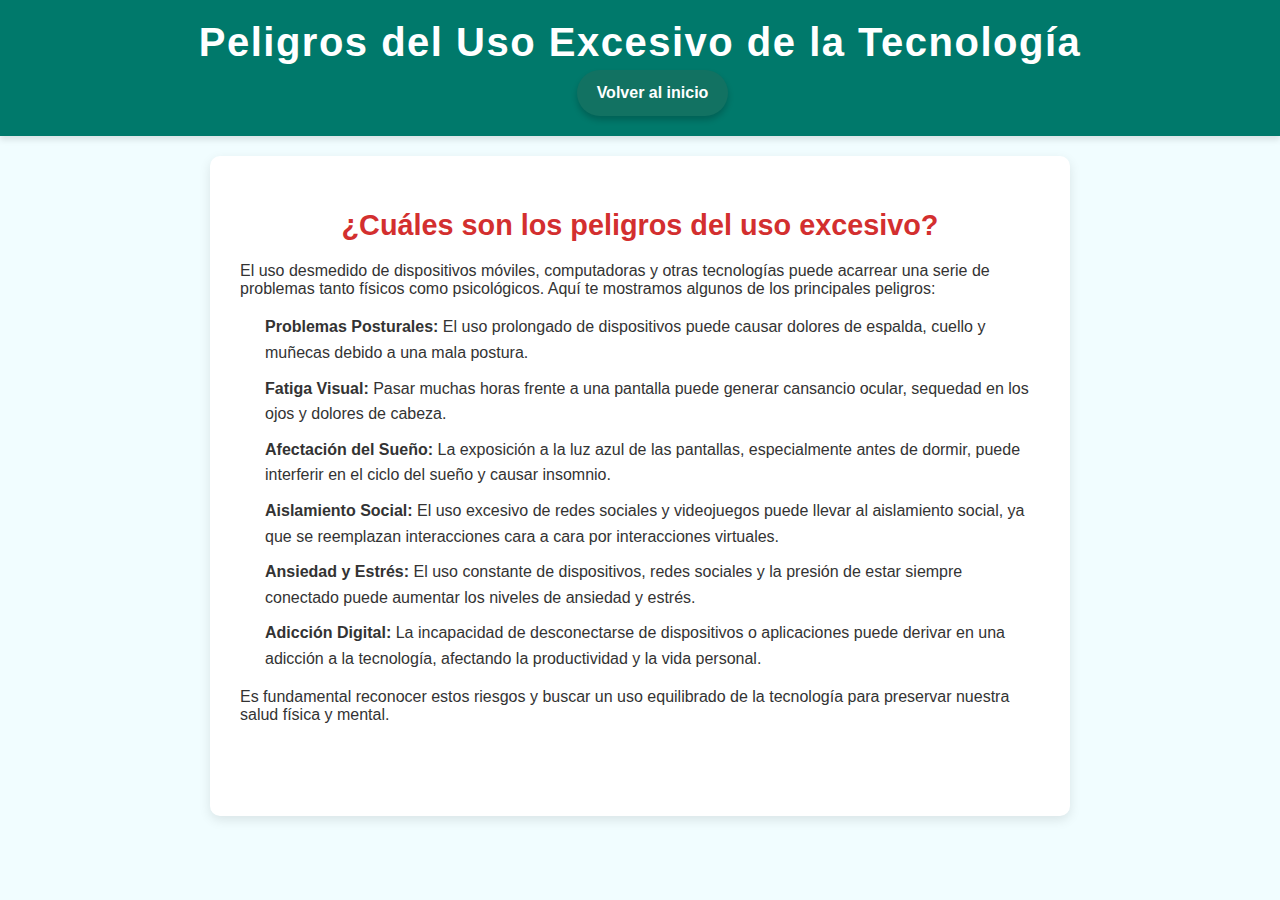
<file: alertas.html>
<!DOCTYPE html>
<html lang="es">
<head>
    <meta charset="UTF-8">
    <meta name="viewport" content="width=device-width, initial-scale=1.0">
    <title>Peligros del Uso Excesivo</title>
    <link rel="stylesheet" href="styles.css">
    <style>
        /* Contenedor principal */

        .container {
            max-width: 800px;
            margin: auto;
            padding: 30px;
            background-color: #ffffff;
            border-radius: 10px;
            box-shadow: 0px 4px 12px rgba(0, 0, 0, 0.1);
            margin-top: 20px;
        }
    
        /* Título principal */
        h2 {
            color: #d32f2f;
            font-family: 'Poppins', sans-serif;
            font-size: 1.8rem;
            text-align: center;
            margin-bottom: 20px;
            font-weight: bold;
        }
    
        /* Lista de peligros */
        ul {
            list-style-type: none;
            padding: 0;
            line-height: 1.6;
        }
    
        ul li {
            font-size: 1rem;
            line-height: 1.6;
            margin-bottom: 10px;
            padding-left: 25px;
            position: relative;
            color: #333;
        }
    
        /* Icono personalizado al lado de cada ítem */
        ul li::before {
            position: absolute;
            left: 0;
            font-size: 1.2rem;
            color: #d32f2f;
        }
    
        /* Texto de peligro destacado */
        .danger {
            color: #d32f2f;
            font-weight: bold;
        }
    
        /* Pie de página */
        .footer {
            text-align: center;
            margin-top: 30px;
            font-size: 0.9rem;
            color: #999;
        }

        nav li a {
    display: inline-block;
    padding: 10px 20px;
    background-color: #127262;
    color: white;
    text-decoration: none;
    font-size: 1rem;
    font-weight: bold; /* Añade negrita al texto */
    border-radius: 25px;
    transition: background-color 0.3s ease, transform 0.2s ease;
    box-shadow: 0px 4px 6px rgba(0, 0, 0, 0.2);
    text-align: center;
    margin-top: 5px;
}

nav ul li a:hover {
    background-color: #00796b;
    transform: scale(1.05);
}

    </style>
</head>
<body>
    <header>
        <h1>Peligros del Uso Excesivo de la Tecnología</h1>
        <nav>
            <ul>
                 <li><a href="index.html">Volver al inicio</a></li>
            </ul>
        </nav>
    </header>

    <section class="container">
        <h2>¿Cuáles son los peligros del uso excesivo?</h2>
        <p>El uso desmedido de dispositivos móviles, computadoras y otras tecnologías puede acarrear una serie de problemas tanto físicos como psicológicos. Aquí te mostramos algunos de los principales peligros:</p>
        <ul>
            <li><strong>Problemas Posturales:</strong> El uso prolongado de dispositivos puede causar dolores de espalda, cuello y muñecas debido a una mala postura.</li>
            <li><strong>Fatiga Visual:</strong> Pasar muchas horas frente a una pantalla puede generar cansancio ocular, sequedad en los ojos y dolores de cabeza.</li>
            <li><strong>Afectación del Sueño:</strong> La exposición a la luz azul de las pantallas, especialmente antes de dormir, puede interferir en el ciclo del sueño y causar insomnio.</li>
            <li><strong>Aislamiento Social:</strong> El uso excesivo de redes sociales y videojuegos puede llevar al aislamiento social, ya que se reemplazan interacciones cara a cara por interacciones virtuales.</li>
            <li><strong>Ansiedad y Estrés:</strong> El uso constante de dispositivos, redes sociales y la presión de estar siempre conectado puede aumentar los niveles de ansiedad y estrés.</li>
            <li><strong>Adicción Digital:</strong> La incapacidad de desconectarse de dispositivos o aplicaciones puede derivar en una adicción a la tecnología, afectando la productividad y la vida personal.</li>
        </ul>
        <p>Es fundamental reconocer estos riesgos y buscar un uso equilibrado de la tecnología para preservar nuestra salud física y mental.</p>
        <footer>
            <p>&copy; 2024 Bienestar Digital</p>
        </footer>
    </section>
</html>
</file>
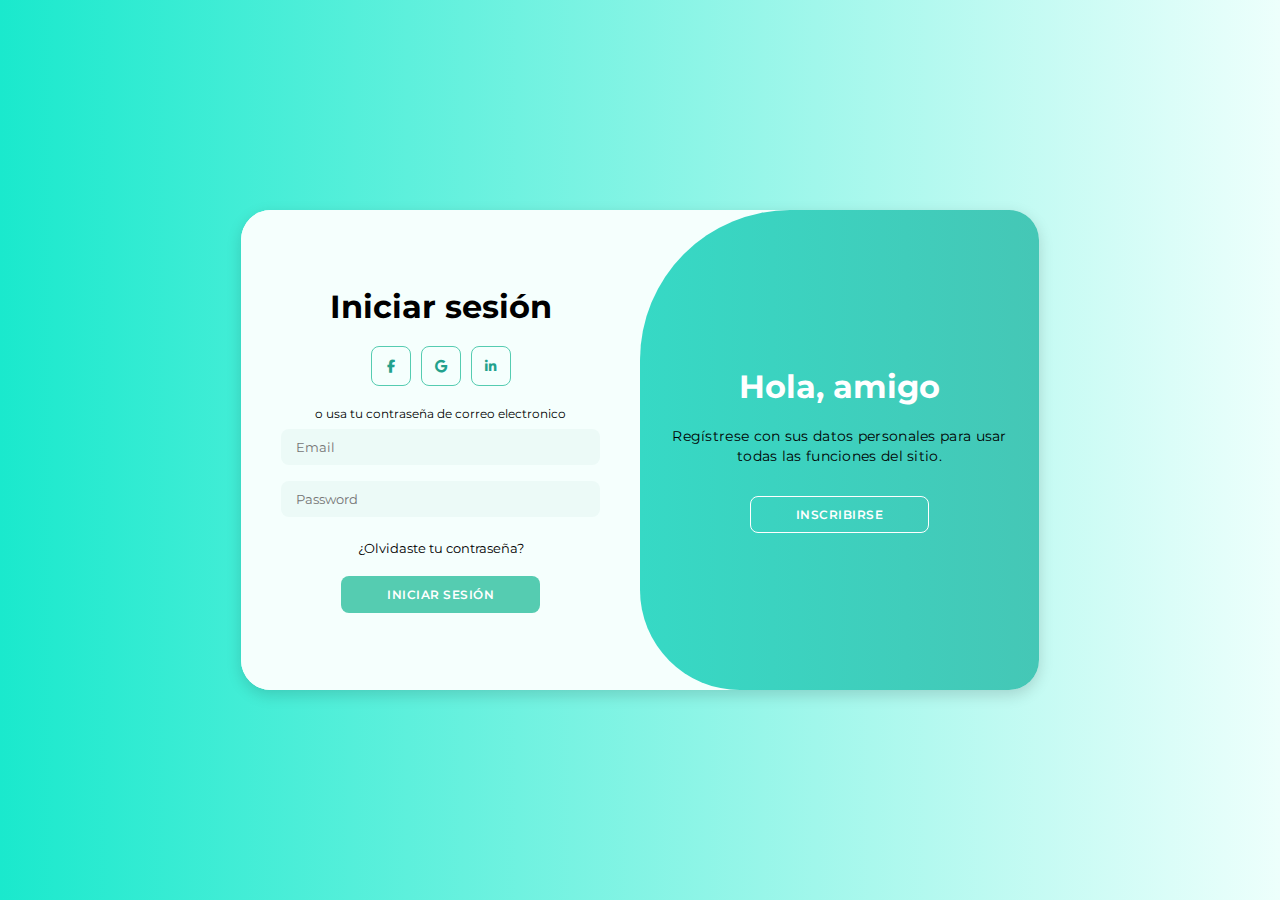
<file: login.html>
<!DOCTYPE html>
<html lang="en">
<head>
    <meta charset="UTF-8">
    <meta name="viewport" content="width=device-width, initial-scale=1.0">
    <link rel="stylesheet" href="https://cdnjs.cloudflare.com/ajax/libs/font-awesome/6.5.1/css/all.min.css">
    <link rel="stylesheet" href="login.css">
    <title>Animated Login Page</title>
</head>
<body>
    <div class="container" id="container">
        <div class="form-container sign-up">
            <form >
                <h1>Crea una cuenta</h1>
                <div class="social-icons">
                    <a href="#" class="social"><i class="fab fa-facebook-f"></i></a>
                    <a href="#" class="social"><i class="fa-brands fa-google"></i></a>
                    <a href="#" class="social"><i class="fab fa-linkedin-in"></i></a>
                </div>
                <span>o usa tu contraseña de correo electronico</span>
                <input type="text" placeholder="Name" />
                <input type="email" placeholder="Email" />
                <input type="password" placeholder="Password" />
                <button>Inscribirse</button>
            </form>
        </div>
        <div class="form-container sign-in">
            <form>
                <h1>Iniciar sesión</h1>
                <div class="social-icons">
                    <a href="#" class="social"><i class="fab fa-facebook-f"></i></a>
                    <a href="#" class="social"><i class="fa-brands fa-google"></i></a>
                    <a href="#" class="social"><i class="fab fa-linkedin-in"></i></a>
                </div>
                <span>o usa tu contraseña de correo electronico</span>
                <input type="email" placeholder="Email" />
                <input type="password" placeholder="Password" />
                <a href="#">¿Olvidaste tu contraseña?</a>
                <button>Iniciar Sesión</button>
            </form>
        </div>
        <div class="toggle-container">
            <div class="toggle">
                <div class="toggle-panel toggle-left">
                    <h1>¡Bienvenido de nuevo!</h1>
                    <p>Introduzca sus datos personales para utilizar todas las funciones del sitio</p>
                    <button class="hidden" id="login">Iniciar sesión</button>
                </div>
                <div class="toggle-panel toggle-right">
                    <h1>Hola, amigo</h1>
                    <p>Regístrese con sus datos personales para usar todas las funciones del sitio.</p>
                    <button class="hidden" id="register">Inscribirse</button>
                </div>
            </div>
        </div>
    </div>

    <script src="login.js"></script>
</body>
</html>
</file>
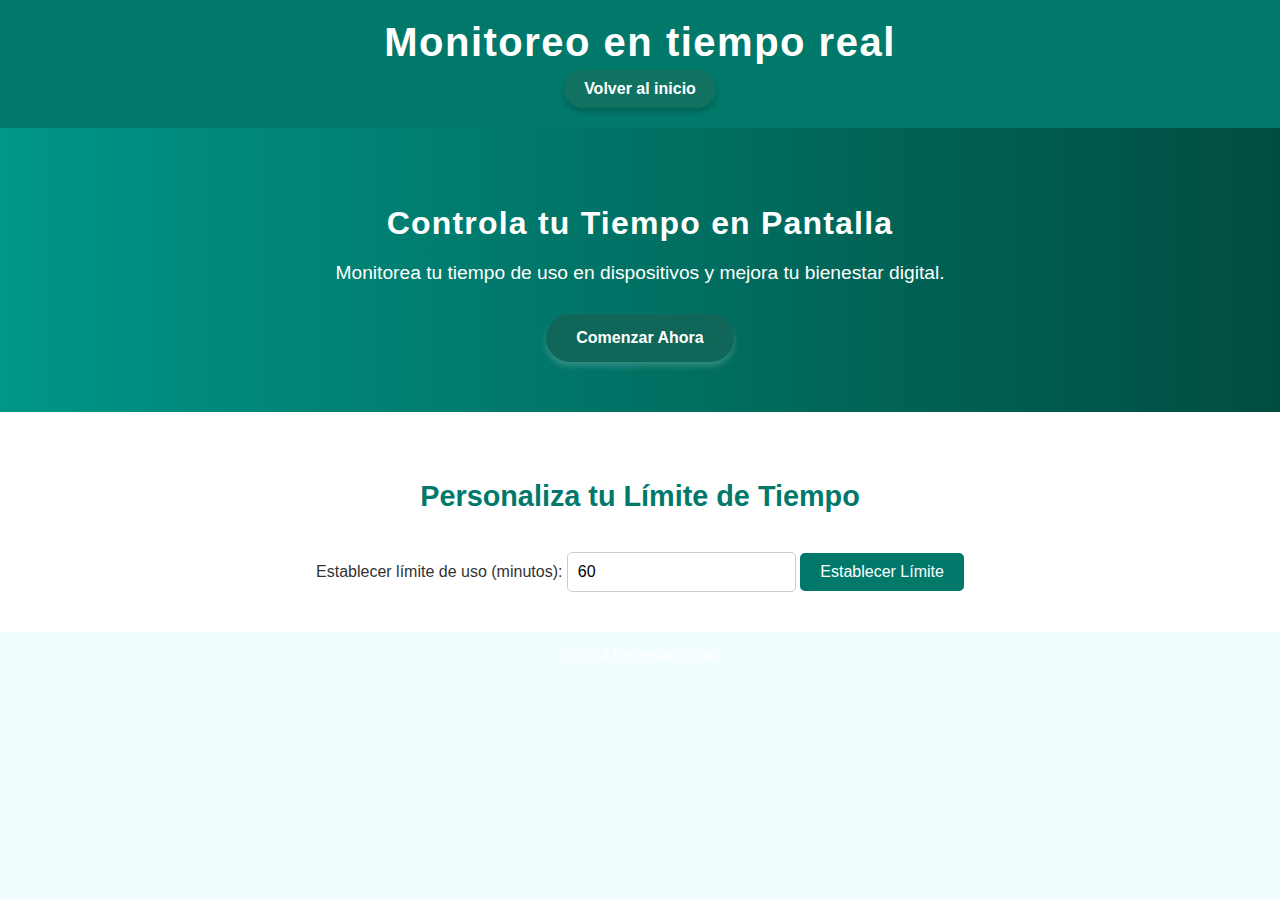
<file: monitoreo.html>
<!DOCTYPE html>
<html lang="es">
<head>
    <meta charset="UTF-8">
    <meta name="viewport" content="width=device-width, initial-scale=1.0">
    <title>Monitoreo en tiempo real</title>
    <link rel="stylesheet" href="styles.css">
</head>
<body>
    <header>
        <h1>Monitoreo en tiempo real</h1>
        <nav>
            <ul>
                <li><a href="index.html">Volver al inicio</a></li>
            </ul>
        </nav>
    </header>

    <section id="intro">
        <h2>Controla tu Tiempo en Pantalla</h2>
        <p>Monitorea tu tiempo de uso en dispositivos y mejora tu bienestar digital.</p>
        <button id="comenzar-btn">Comenzar Ahora</button>
        <div id="cronometro" style="display:none;">
            <h3>Tiempo Transcurrido:</h3>
            <p id="tiempo">00:00</p>
            <button id="detener-btn" style="display:none;">Detener</button>
        </div>
    </section>

    <section id="personalizacion">
        <h3>Personaliza tu Límite de Tiempo</h3>
        <label for="limite">Establecer límite de uso (minutos):</label>
        <input type="number" id="limite" min="1" value="60">
        <button id="establecer-limite-btn">Establecer Límite</button>
    </section>

    <footer>
        <p>&copy; 2024 Bienestar Digital</p>
    </footer>

    <script src="app.js"></script>
</body>
</html>
</file>
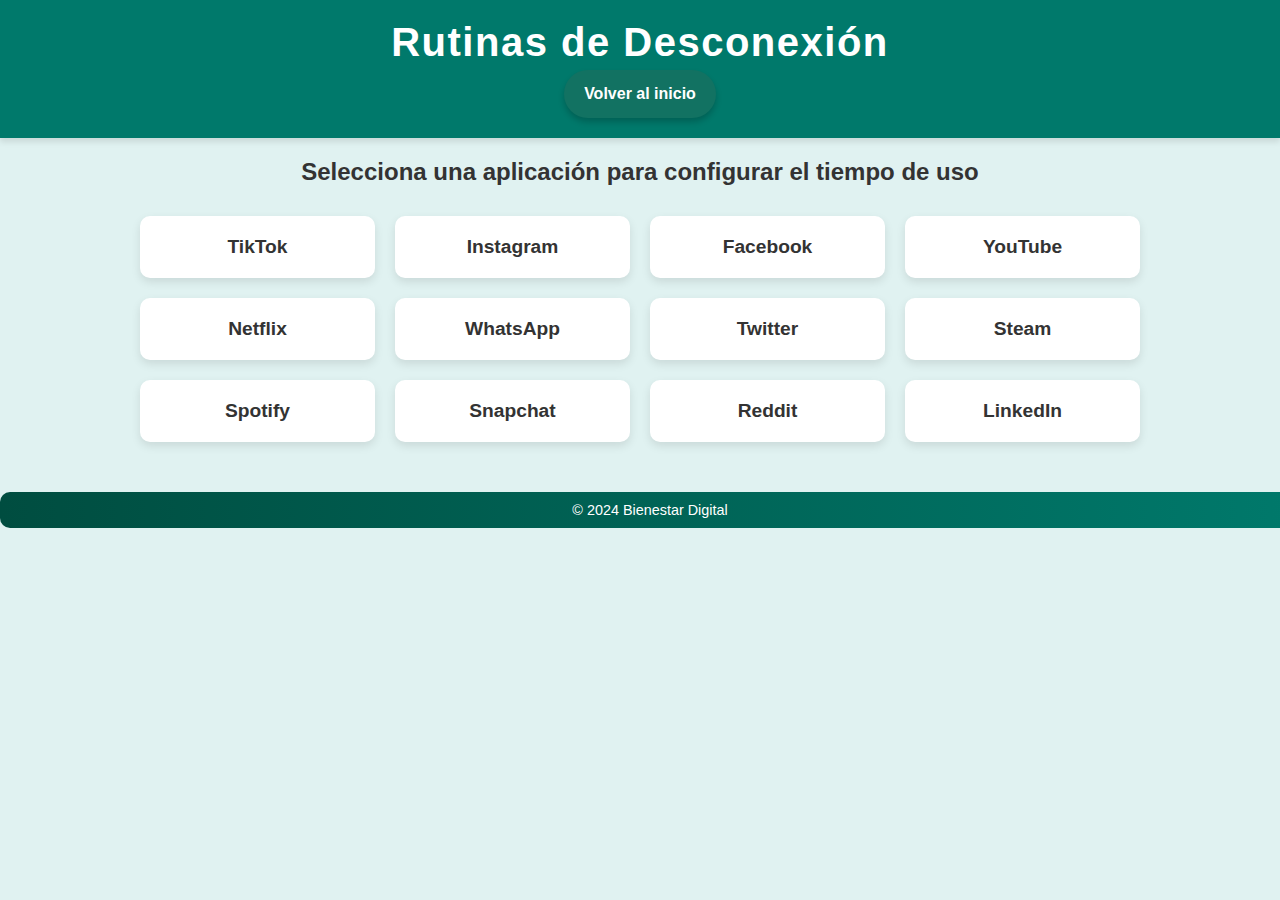
<file: rutinas.html>
<!DOCTYPE html>
<html lang="es">
<head>
    <meta charset="UTF-8">
    <meta name="viewport" content="width=device-width, initial-scale=1.0">
    <title>Rutinas de Desconexión</title>
    <link rel="stylesheet" href="styles.css">
    <style>
        body {
            font-family: Arial, sans-serif;
            background-color: #e0f2f1;
            margin: 0;
            padding: 0;
            box-sizing: border-box;
        }

        header {
            background:#00796b;
            color: white;
            text-align: center;
            padding: 20px;
            box-shadow: 0px 4px 6px rgba(0, 0, 0, 0.1);
        }

        h1, h2, h3 {
            margin: 0;
            font-family: 'Poppins', sans-serif;
        }

        nav ul a {
            display: inline-block;
    padding: 15px 20px;
    background-color: #127262;
    color: white;
    text-decoration: none;
    font-size: 1rem;
    font-weight: bold; /* Añade negrita al texto */
    border-radius: 25px;
    transition: background-color 0.3s ease, transform 0.2s ease;
    box-shadow: 0px 4px 6px rgba(0, 0, 0, 0.2);
    text-align: center;
    margin-top: 5px;
}

nav ul a:hover {
    background-color: #00796b;
    transform: scale(1.05);
}

        .container {
            display: grid;
            grid-template-columns: repeat(4, 1fr);
            gap: 20px;
            max-width: 1000px;
            margin: auto;
            margin-top: 30px;
            padding: 0 10px;
        }

        .app-box {
            background-color: white;
            padding: 20px;
            border-radius: 10px;
            box-shadow: 0px 4px 10px rgba(0, 0, 0, 0.1);
            cursor: pointer;
            transition: background-color 0.3s, transform 0.3s;
            text-align: center;
            font-size: 1.2rem;
            font-weight: bold;
        }

        .app-box:hover {
            background-color: #e0e0e0;
            transform: scale(1.05);
        }

        .time-options {
            margin-top: 20px;
            display: none;
            text-align: center;
        }

        .time-box {
            padding: 10px;
            background-color: #00796b;
            color: white;
            border-radius: 5px;
            margin: 5px;
            display: inline-block;
            cursor: pointer;
            transition: background-color 0.3s, transform 0.3s;
        }

        .time-box:hover {
            background-color: #004d40;
            transform: scale(1.05);
        }

        #cronometro {
            margin-top: 20px;
            font-size: 1.5rem;
            text-align: center;
            display: none;
            color: #333;
        }

        footer {
            background: linear-gradient(to right, #004d40, #00796b);
            color: white;
            text-align: center;
            padding: 10px;
            margin-top: 50px;
            width: 100%;
        }

        @media (max-width: 1024px) {
            .container {
                grid-template-columns: repeat(3, 1fr); 
                gap: 15px;
            }
        }

        @media (max-width: 768px) {
            .container {
                grid-template-columns: repeat(2, 1fr); 
                gap: 15px;
            }
        }

        @media (max-width: 480px) {
            .container {
                grid-template-columns: 1fr; 
            }
            .app-box {
                padding: 15px;
            }
            #cronometro {
                font-size: 1.2rem;
            }
        }
    </style>
</head>
<body>
    <header>
        <h1>Rutinas de Desconexión</h1>
        <nav>
            <ul>
               <a href="index.html">Volver al inicio</a>
            </ul>
        </nav>
    </header>

    <section>
        <h2 style="text-align:center; margin-top: 20px;">Selecciona una aplicación para configurar el tiempo de uso</h2>
        <div class="container">
            <div class="app-box" onclick="showTimeOptions('tiktok')">TikTok</div>
            <div class="app-box" onclick="showTimeOptions('instagram')">Instagram</div>
            <div class="app-box" onclick="showTimeOptions('facebook')">Facebook</div>
            <div class="app-box" onclick="showTimeOptions('youtube')">YouTube</div>
            <div class="app-box" onclick="showTimeOptions('netflix')">Netflix</div>
            <div class="app-box" onclick="showTimeOptions('whatsapp')">WhatsApp</div>
            <div class="app-box" onclick="showTimeOptions('twitter')">Twitter</div>
            <div class="app-box" onclick="showTimeOptions('steam')">Steam</div>
            <div class="app-box" onclick="showTimeOptions('spotify')">Spotify</div>
            <div class="app-box" onclick="showTimeOptions('snapchat')">Snapchat</div>
            <div class="app-box" onclick="showTimeOptions('reddit')">Reddit</div>
            <div class="app-box" onclick="showTimeOptions('linkedin')">LinkedIn</div>
        </div>
    
        <!-- Bloques de opciones de tiempo para cada aplicación -->
        <div id="tiktok" class="time-options">
            <h3>Tiempo de uso para TikTok</h3>
            <div class="time-box" onclick="iniciarCronometro(60)">1 hora</div>
            <div class="time-box" onclick="iniciarCronometro(120)">2 horas</div>
            <div class="time-box" onclick="iniciarCronometro(180)">3 horas</div>
        </div>
        <div id="instagram" class="time-options">
            <h3>Tiempo de uso para Instagram</h3>
            <div class="time-box" onclick="iniciarCronometro(60)">1 hora</div>
            <div class="time-box" onclick="iniciarCronometro(120)">2 horas</div>
            <div class="time-box" onclick="iniciarCronometro(180)">3 horas</div>
        </div>
        <div id="facebook" class="time-options">
            <h3>Tiempo de uso para Facebook</h3>
            <div class="time-box" onclick="iniciarCronometro(60)">1 hora</div>
            <div class="time-box" onclick="iniciarCronometro(120)">2 horas</div>
            <div class="time-box" onclick="iniciarCronometro(180)">3 horas</div>
        </div>
        <div id="youtube" class="time-options">
            <h3>Tiempo de uso para YouTube</h3>
            <div class="time-box" onclick="iniciarCronometro(60)">1 hora</div>
            <div class="time-box" onclick="iniciarCronometro(120)">2 horas</div>
            <div class="time-box" onclick="iniciarCronometro(180)">3 horas</div>
        </div>
        <div id="netflix" class="time-options">
            <h3>Tiempo de uso para Netflix</h3>
            <div class="time-box" onclick="iniciarCronometro(60)">1 hora</div>
            <div class="time-box" onclick="iniciarCronometro(120)">2 horas</div>
            <div class="time-box" onclick="iniciarCronometro(180)">3 horas</div>
        </div>
        <div id="whatsapp" class="time-options">
            <h3>Tiempo de uso para WhatsApp</h3>
            <div class="time-box" onclick="iniciarCronometro(60)">1 hora</div>
            <div class="time-box" onclick="iniciarCronometro(120)">2 horas</div>
            <div class="time-box" onclick="iniciarCronometro(180)">3 horas</div>
        </div>
        <div id="twitter" class="time-options">
            <h3>Tiempo de uso para Twitter</h3>
            <div class="time-box" onclick="iniciarCronometro(60)">1 hora</div>
            <div class="time-box" onclick="iniciarCronometro(120)">2 horas</div>
            <div class="time-box" onclick="iniciarCronometro(180)">3 horas</div>
        </div>
        <div id="steam" class="time-options">
            <h3>Tiempo de uso para Steam</h3>
            <div class="time-box" onclick="iniciarCronometro(60)">1 hora</div>
            <div class="time-box" onclick="iniciarCronometro(120)">2 horas</div>
            <div class="time-box" onclick="iniciarCronometro(180)">3 horas</div>
        </div>
        <div id="spotify" class="time-options">
            <h3>Tiempo de uso para Spotify</h3>
            <div class="time-box" onclick="iniciarCronometro(60)">1 hora</div>
            <div class="time-box" onclick="iniciarCronometro(120)">2 horas</div>
            <div class="time-box" onclick="iniciarCronometro(180)">3 horas</div>
        </div>
        <div id="snapchat" class="time-options">
            <h3>Tiempo de uso para Snapchat</h3>
            <div class="time-box" onclick="iniciarCronometro(60)">1 hora</div>
            <div class="time-box" onclick="iniciarCronometro(120)">2 horas</div>
            <div class="time-box" onclick="iniciarCronometro(180)">3 horas</div>
        </div>
        <div id="reddit" class="time-options">
            <h3>Tiempo de uso para Reddit</h3>
            <div class="time-box" onclick="iniciarCronometro(60)">1 hora</div>
            <div class="time-box" onclick="iniciarCronometro(120)">2 horas</div>
            <div class="time-box" onclick="iniciarCronometro(180)">3 horas</div>
        </div>
        <div id="linkedin" class="time-options">
            <h3>Tiempo de uso para LinkedIn</h3>
            <div class="time-box" onclick="iniciarCronometro(60)">1 hora</div>
            <div class="time-box" onclick="iniciarCronometro(120)">2 horas</div>
            <div class="time-box" onclick="iniciarCronometro(180)">3 horas</div>
        </div>
    
        <div id="cronometro">
            <h3>Tiempo Restante</h3>
            <p id="tiempo-restante">00:00:00</p>
        </div>
    </section>
    

    <footer>
        <p>&copy; 2024 Bienestar Digital</p>
    </footer>

    <script>
        let intervalo;
        let tiempoRestante;

        function showTimeOptions(appId) {
            document.querySelectorAll('.time-options').forEach(option => option.style.display = 'none');
            document.getElementById(appId).style.display = 'block';
        }
        function iniciarCronometro(minutos) {
    // Detener cualquier intervalo anterior
    clearInterval(intervalo);
    
    // Convertir minutos seleccionados a segundos y asignarlo a tiempoRestante
    tiempoRestante = minutos * 60;

    // Mostrar el cronómetro en la interfaz
    document.getElementById('cronometro').style.display = 'block';

    // Actualizar inmediatamente la pantalla con el tiempo inicial seleccionado
    actualizarPantallaTiempo();

    // Iniciar el nuevo intervalo para actualizar el temporizador cada segundo
    intervalo = setInterval(function() {
        tiempoRestante--;

        // Actualizar la pantalla con el tiempo restante
        actualizarPantallaTiempo();

        // Revisar si el tiempo ha terminado
        if (tiempoRestante < 0) {
            clearInterval(intervalo);
            alert('¡Tu tiempo de uso ha terminado!');
            
            // Reproduce una alerta de sonido
            let audio = new Audio('alerta.mp3');
            audio.play();
        }
    }, 1000);
}

function actualizarPantallaTiempo() {
    // Calcular horas, minutos y segundos restantes
    let horas = Math.floor(tiempoRestante / 3600);
    let minutosRestantes = Math.floor((tiempoRestante % 3600) / 60);
    let segundosRestantes = tiempoRestante % 60;

    // Actualizar el contenido del elemento con el tiempo formateado
    document.getElementById('tiempo-restante').textContent =
        `${horas.toString().padStart(2, '0')}:${minutosRestantes.toString().padStart(2, '0')}:${segundosRestantes.toString().padStart(2, '0')}`;

    // Cambiar el color del texto a rojo si quedan menos de 5 minutos
    document.getElementById('tiempo-restante').style.color = tiempoRestante <= 300 ? 'red' : '#333';
}

    </script>
</body>
</html>
</file>
<file: styles.css>
body {
    font-family: 'Roboto', sans-serif;
    margin: 0;
    padding: 0;
    background-color: #f1fdff;
    color: #333;
}

header {
    background-color: #00796b;
    color: white;
    padding: 20px;
    text-align: center;
    box-shadow: 0px 4px 6px rgba(0, 0, 0, 0.1);
}

header h1 {
    font-size: 2.5rem;
    margin: 0;
    letter-spacing: 1.5px;
}

nav ul {
    list-style-type: none;
    margin: 0;
    padding: 0;
    text-align: center;
}

nav ul li {
    display: inline-block;
    margin: 0 15px;
}

nav ul li a {
    display: inline-block;
    padding: 10px 20px;
    background-color: #127262;
    color: white;
    text-decoration: none;
    font-size: 1rem;
    font-weight: bold; /* Añade negrita al texto */
    border-radius: 25px;
    transition: background-color 0.3s ease, transform 0.2s ease;
    box-shadow: 0px 4px 6px rgba(0, 0, 0, 0.2);
    text-align: center;
    margin-top: 5px;
}

nav ul li a:hover {
    background-color: #00796b;
    transform: scale(1.05);
}

nav ul li a:hover {
    color: #b2dfdb;
}

#intro {
    background: linear-gradient(to right, #009688, #004d40);
    color: white;
    padding: 50px 20px;
    text-align: center;
    box-shadow: 0px 4px 8px rgba(0, 0, 0, 0.2);
}

#intro h2 {
    font-size: 2rem;
    margin-bottom: 20px;
    letter-spacing: 1.2px;
}

#intro p {
    font-size: 1.2rem;
    margin-bottom: 30px;
}

#intro button {
    background-color: #106658;
    color: white;
    border: none;
    padding: 15px 30px;
    font-size: 1rem;
    cursor: pointer;
    border-radius: 25px;
    transition: background-color 0.3s ease;
    box-shadow: 0px 4px 6px rgba(255, 255, 255, 0.2);
    font-weight: bold;
}

#intro button:hover {
    background-color: #00796b;
}

#personalizacion {
    padding: 40px 20px;
    text-align: center;
    background-color: #ffffff;
}

#personalizacion h3 {
    font-size: 1.8rem;
    margin-bottom: 30px;
    color: #00796b;
}

#personalizacion input[type="number"] {
    padding: 10px;
    border-radius: 5px;
    border: 1px solid #ccc;
    font-size: 1rem;
}

#personalizacion button {
    margin-top: 10px;
    background-color: #00796b;
    color: white;
    border: none;
    padding: 10px 20px;
    font-size: 1rem;
    cursor: pointer;
    border-radius: 5px;
}

#personalizacion button:hover {
    background-color: #004d40;
}

button {
    font-size: 1rem;
    padding: 10px 20px;
    background-color: #00796b;
    color: white;
    border: none;
    border-radius: 5px;
    cursor: pointer;
    transition: background-color 0.3s ease;
}

button:hover {
    background-color: #004d40;
}

footer {
    background-color: s;
    color: white;
    padding: 15px 0;
    text-align: center;
    position: relative;
    bottom: 0;
    width: 100%;
    border-radius: 10px;
}

footer p {
    margin: 0;
    font-size: 0.9rem;
}

@media (max-width: 768px) {
    header h1 {
        font-size: 2rem;
    }

    #intro h2 {
        font-size: 1.5rem;
    }

    #personalizacion h3 {
        font-size: 1.5rem;
    }

    nav ul li {
        display: block;
        margin: 10px 0;
    }

    #intro button {
        padding: 10px 20px;
        font-size: 1rem;
    }
}
</file>
<file: login.css>
@import url('https://fonts.googleapis.com/css2?family=Montserrat:ital,wght@0,100..900;1,100..900&display=swap');

* {
    margin: 0;
    padding: 0;
    box-sizing: border-box;
    font-family: 'Montserrat', sans-serif;
}

body {
    background-color: #d4ffff; /* Light coffee cream */
    background: linear-gradient(to left, #edfffc, #1ae9cd); /* Light beige to soft brown */
    display: flex;
    align-items: center;
    justify-content: center;
    flex-direction: column;
    height: 100vh;
}

.container {
    background-color: #f5fffd; /* Very light beige */
    border-radius: 30px;
    box-shadow: 0 5px 15px rgba(0, 0, 0, 0.15);
    position: relative;
    overflow: hidden;
    width: 798px;
    max-width: 100%;
    min-height: 480px;
}

.container p {
    font-size: 14px;
    line-height: 20px;
    letter-spacing: 0.3px;
    margin: 20px 0;
    color: #000000; /* Soft coffee brown */
}

.container span {
    font-size: 12px;
    color: #000000; /* Soft coffee brown */
}

.container a {
    color: #000000; /* Soft coffee brown */
    font-size: 13px;
    text-decoration: none;
    margin: 15px 0 10px;
}

.container button {
    background-color: #55ccb1; /* Light brown */
    color: #fff;
    font-size: 12px;
    padding: 10px 45px;
    border: 1px solid transparent;
    border-radius: 8px;
    font-weight: 600;
    letter-spacing: 0.5px;
    text-transform: uppercase;
    margin-top: 10px;
    cursor: pointer;
}

.container button.hidden {
    background-color: transparent;
    border-color: #fff;
}

.container form {
    background-color: #f5fffd; /* Very light beige */
    display: flex;
    align-items: center;
    justify-content: center;
    flex-direction: column;
    padding: 0 40px;
    height: 100%;
}

.container input {
    background-color: #ecfaf7; /* Light beige */
    border: none;
    margin: 8px 0;
    padding: 10px 15px;
    font-size: 13px;
    border-radius: 8px;
    width: 100%;
    outline: none;
}

.form-container {
    position: absolute;
    top: 0;
    height: 100%;
    transition: all 0.6s ease-in-out;
}

.sign-in {
    left: 0;
    width: 50%;
    z-index: 2;
}

.container.active .sign-in {
    transform: translateX(100%);
}

.sign-up {
    left: 0;
    width: 50%;
    opacity: 0;
    z-index: 1;
}

.container.active .sign-up {
    transform: translateX(100%);
    opacity: 1;
    z-index: 5;
    animation: move 0.6s;
}

@keyframes move {
    0%, 49.99% {
        opacity: 0;
        z-index: 1;
    }
    50%, 100% {
        opacity: 1;
        z-index: 5;
    }
}

.social-icons {
    margin: 20px 0;
}

.social-icons a {
    border: 1px solid #55ccb1; /* Light brown */
    border-radius: 20%;
    display: inline-flex;
    justify-content: center;
    align-items: center;
    margin: 0 3px;
    width: 40px;
    height: 40px;
    color: #22a18c; /* Light brown */
}

.toggle-container {
    position: absolute;
    top: 0;
    left: 50%;
    width: 50%;
    height: 100%;
    overflow: hidden;
    transition: all 0.6s ease-in-out;
    border-radius: 150px 0 0 100px;
    z-index: 1000;
}

.container.active .toggle-container {
    transform: translateX(-100%);
    border-radius: 0 150px 100px 0;
}

.toggle {
    background-color: #ffffff; /* Soft brown */
    height: 100%;
    background: linear-gradient(to right, #27ebd4, #45c7b6); /* Light to medium brown gradient */
    color: #ffffff;
    position: relative;
    left: -100%;
    height: 100%;
    width: 200%;
    transform: translateX(0);
    transition: all 0.6s ease-in-out;

}

.container.active .toggle {
    transform: translateX(50%);
}

.toggle-panel {
    position: absolute;
    width: 50%;
    height: 100%;
    display: flex;
    align-items: center;
    justify-content: center;
    flex-direction: column;
    padding: 0 30px;
    text-align: center;
    top: 0;
    transform: translateX(0);
    transition: all 0.6s ease-in-out;
}

.toggle-left {
    transform: translateX(-200%);
}

.container.active .toggle-left {
    transform: translateX(0);
}

.toggle-right {
    right: 0;
    transform: translateX(0);
}

.container.active .toggle-right {
    transform: translateX(200%);
}
</file>
